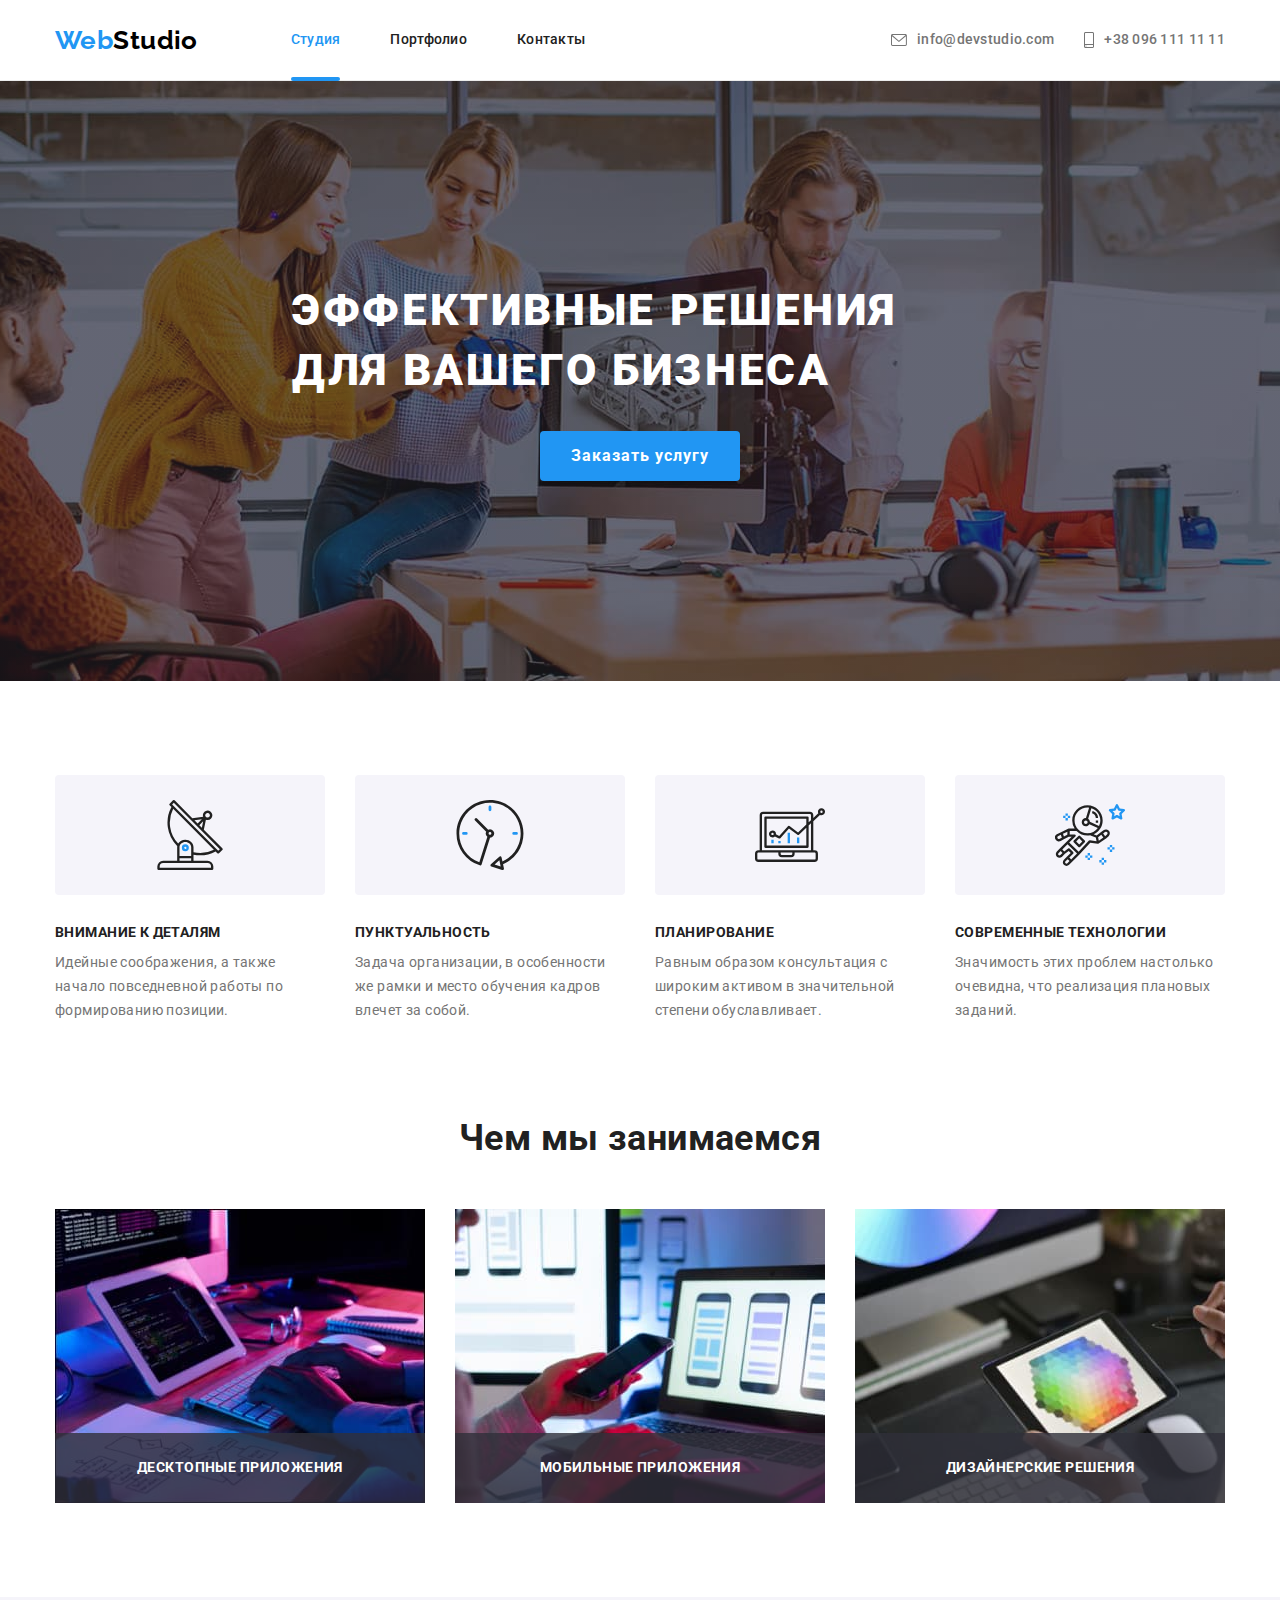
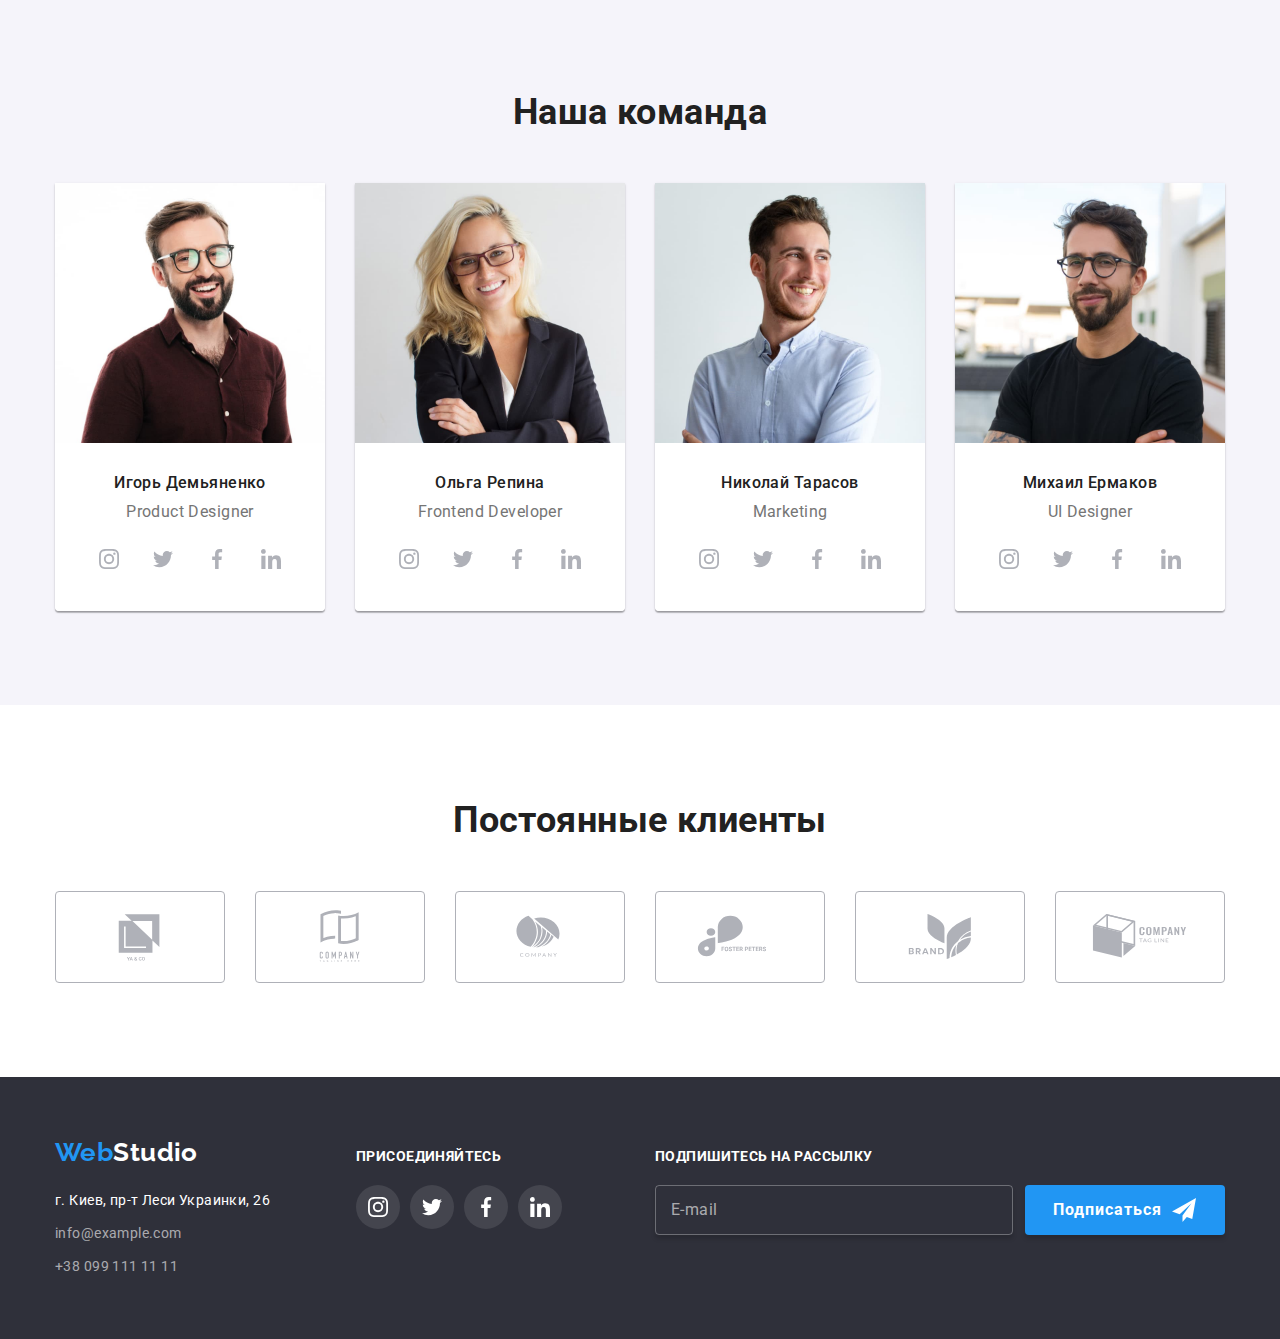
<file: index.html>
<!DOCTYPE html>
<html lang="ru">
  <head>
    <meta charset="UTF-8" />
    <!-- <meta http-equiv="X-UA-Compatible" content="IE=edge"> -->
    <meta name="viewport" content="width=device-width, initial-scale=1.0" />
    <title>Студия</title>
    <link rel="preconnect" href="https://fonts.googleapis.com" />
    <link rel="preconnect" href="https://fonts.gstatic.com" crossorigin />
    <link
      href="https://fonts.googleapis.com/css2?family=Raleway:wght@700&family=Roboto:wght@400;500;700;900&display=swap"
      rel="stylesheet"
    />
    <link
      rel="stylesheet"
      href="https://cdnjs.cloudflare.com/ajax/libs/modern-normalize/1.1.0/modern-normalize.min.css"
    />
    <link rel="stylesheet" href="./css/main.min.css" />
  </head>
  <body>
    <!-- Шапка страницы -->
    <header class="page-header">
      <div class="container page-header__inner">
        <!-- Основная навигация -->
        <nav class="page-header__nav">
          <!-- Логотип компании -->
          <a href="./index.html" class="logo" lang="en">
            <span class="logo--accent">Web</span>Studio
          </a>

          <!-- Ссылки на другие страницы -->
          <ul class="site-nav">
            <li class="site-nav__item">
              <a
                href="./index.html"
                class="site-nav__link site-nav__link--active"
                aria-current="page"
              >
                Студия
              </a>
            </li>
            <li class="site-nav__item">
              <a href="./portfolio.html" class="site-nav__link">Портфолио</a>
            </li>
            <li class="site-nav__item">
              <a href="" class="site-nav__link">Контакты</a>
            </li>
          </ul>
        </nav>

        <!-- Почта и телефон -->
        <ul class="contacts-header">
          <li class="contacts-header__item">
            <a href="mailto:info@devstudio.com" class="contacts-header__link">
              <svg class="contacts-header__icon" width="16" height="12">
                <use href="./images/icons.svg#envelope"></use>
              </svg>
              info@devstudio.com
            </a>
          </li>
          <li class="contacts-header__item">
            <a href="tel:+380961111111" class="contacts-header__link">
              <svg class="contacts-header__icon" width="10" height="16">
                <use href="./images/icons.svg#smartphone"></use>
              </svg>
              +38 096 111 11 11
            </a>
          </li>
        </ul>

        <!-- <a href="mailto:info@devstudio.com">info@devstudio.com</a>
        <a href="tel:+380961111111">+38 096 111 11 11</a> -->
      </div>
    </header>

    <!-- Уникальный контент страницы -->
    <main>
      <!-- Блок-герой -->
      <section class="hero">
        <h1 class="hero__title">Эффективные решения для вашего бизнеса</h1>
        <button class="button" type="button" data-modal-open>
          Заказать услугу
        </button>
      </section>

      <!-- Преимущества -->
      <section class="section">
        <div class="container">
          <h2 class="visually-hidden">Преимущества</h2>

          <ul class="features">
            <li class="features__item">
              <div class="features__thumb">
                <svg class="features__icon">
                  <use href="./images/icons.svg#antenna"></use>
                </svg>
              </div>
              <h3 class="features__title">Внимание к деталям</h3>
              <p class="features__text">
                Идейные соображения, а также начало повседневной работы по
                формированию позиции.
              </p>
            </li>
            <li class="features__item">
              <div class="features__thumb">
                <svg class="features__icon">
                  <use href="./images/icons.svg#clock"></use>
                </svg>
              </div>
              <h3 class="features__title">Пунктуальность</h3>
              <p class="features__text">
                Задача организации, в особенности же рамки и место обучения
                кадров влечет за собой.
              </p>
            </li>
            <li class="features__item">
              <div class="features__thumb">
                <svg class="features__icon">
                  <use href="./images/icons.svg#diagram"></use>
                </svg>
              </div>
              <h3 class="features__title">Планирование</h3>
              <p class="features__text">
                Равным образом консультация с широким активом в значительной
                степени обуславливает.
              </p>
            </li>
            <li class="features__item">
              <div class="features__thumb">
                <svg class="features__icon">
                  <use href="./images/icons.svg#astronaut"></use>
                </svg>
              </div>
              <h3 class="features__title">Современные технологии</h3>
              <p class="features__text">
                Значимость этих проблем настолько очевидна, что реализация
                плановых заданий.
              </p>
            </li>
          </ul>
        </div>
      </section>

      <!-- Чем мы занимаемся -->
      <section class="section section--no-top-padding">
        <div class="container">
          <h2 class="section__title">Чем мы занимаемся</h2>

          <ul class="gallery">
            <li class="gallery__item">
              <img
                src="./images/img-1.jpg"
                alt="Разработчик пишет код"
                width="370"
              /><!-- в идеале указывать height -->
              <div class="gallery__overlay">
                <h3 class="gallery__title">Десктопные приложения</h3>
              </div>
            </li>
            <li class="gallery__item">
              <img
                src="./images/img-2.jpg"
                alt="Разработчик создаёт кроссплатформенный сайт"
                width="370"
              />
              <div class="gallery__overlay">
                <h3 class="gallery__title">Мобильные приложения</h3>
              </div>
            </li>
            <li class="gallery__item">
              <img
                src="./images/img-3.jpg"
                alt="Разработчик выбирает палитру"
                width="370"
              />
              <div class="gallery__overlay">
                <h3 class="gallery__title">Дизайнерские решения</h3>
              </div>
            </li>
          </ul>
        </div>
      </section>

      <!-- Наша команда -->
      <section class="section section--secondary">
        <div class="container">
          <h2 class="section__title">Наша команда</h2>

          <ul class="team-members">
            <li class="team-members__card">
              <img
                src="./images/photo-1.jpg"
                alt="Фото Игоря Демьяненко"
                width="270"
              />
              <div class="team-members__worker">
                <h3 class="team-members__name">Игорь Демьяненко</h3>
                <p class="team-members__position" lang="en">Product Designer</p>

                <!-- Социальные сети -->
                <ul class="social-networks">
                  <li class="social-networks__item">
                    <a
                      href=""
                      class="social-networks__link"
                      aria-label="Ссылка на Instagram"
                    >
                      <svg class="social-networks__icon">
                        <use href="./images/icons.svg#instagram"></use>
                      </svg>
                    </a>
                  </li>
                  <li class="social-networks__item">
                    <a
                      href=""
                      class="social-networks__link"
                      aria-label="Ссылка на Twitter"
                    >
                      <svg class="social-networks__icon">
                        <use href="./images/icons.svg#twitter"></use>
                      </svg>
                    </a>
                  </li>
                  <li class="social-networks__item">
                    <a
                      href=""
                      class="social-networks__link"
                      aria-label="Ссылка на Facebook"
                    >
                      <svg class="social-networks__icon">
                        <use href="./images/icons.svg#facebook"></use>
                      </svg>
                    </a>
                  </li>
                  <li class="social-networks__item">
                    <a
                      href=""
                      class="social-networks__link"
                      aria-label="Ссылка на LinkedIn"
                    >
                      <svg class="social-networks__icon">
                        <use href="./images/icons.svg#linkedin"></use>
                      </svg>
                    </a>
                  </li>
                </ul>
              </div>
            </li>
            <li class="team-members__card">
              <img
                src="./images/photo-2.jpg"
                alt="Фото Ольги Репиной"
                width="270"
              />
              <div class="team-members__worker">
                <h3 class="team-members__name">Ольга Репина</h3>
                <p class="team-members__position" lang="en">
                  Frontend Developer
                </p>

                <!-- Социальные сети -->
                <ul class="social-networks">
                  <li class="social-networks__item">
                    <a
                      href=""
                      class="social-networks__link"
                      aria-label="Ссылка на Instagram"
                    >
                      <svg class="social-networks__icon">
                        <use href="./images/icons.svg#instagram"></use>
                      </svg>
                    </a>
                  </li>
                  <li class="social-networks__item">
                    <a
                      href=""
                      class="social-networks__link"
                      aria-label="Ссылка на Twitter"
                    >
                      <svg class="social-networks__icon">
                        <use href="./images/icons.svg#twitter"></use>
                      </svg>
                    </a>
                  </li>
                  <li class="social-networks__item">
                    <a
                      href=""
                      class="social-networks__link"
                      aria-label="Ссылка на Facebook"
                    >
                      <svg class="social-networks__icon">
                        <use href="./images/icons.svg#facebook"></use>
                      </svg>
                    </a>
                  </li>
                  <li class="social-networks__item">
                    <a
                      href=""
                      class="social-networks__link"
                      aria-label="Ссылка на LinkedIn"
                    >
                      <svg class="social-networks__icon">
                        <use href="./images/icons.svg#linkedin"></use>
                      </svg>
                    </a>
                  </li>
                </ul>
              </div>
            </li>
            <li class="team-members__card">
              <img
                src="./images/photo-3.jpg"
                alt="Фото Николая Тарасова"
                width="270"
              />
              <div class="team-members__worker">
                <h3 class="team-members__name">Николай Тарасов</h3>
                <p class="team-members__position" lang="en">Marketing</p>

                <!-- Социальные сети -->
                <ul class="social-networks">
                  <li class="social-networks__item">
                    <a
                      href=""
                      class="social-networks__link"
                      aria-label="Ссылка на Instagram"
                    >
                      <svg class="social-networks__icon">
                        <use href="./images/icons.svg#instagram"></use>
                      </svg>
                    </a>
                  </li>
                  <li class="social-networks__item">
                    <a
                      href=""
                      class="social-networks__link"
                      aria-label="Ссылка на Twitter"
                    >
                      <svg class="social-networks__icon">
                        <use href="./images/icons.svg#twitter"></use>
                      </svg>
                    </a>
                  </li>
                  <li class="social-networks__item">
                    <a
                      href=""
                      class="social-networks__link"
                      aria-label="Ссылка на Facebook"
                    >
                      <svg class="social-networks__icon">
                        <use href="./images/icons.svg#facebook"></use>
                      </svg>
                    </a>
                  </li>
                  <li class="social-networks__item">
                    <a
                      href=""
                      class="social-networks__link"
                      aria-label="Ссылка на LinkedIn"
                    >
                      <svg class="social-networks__icon">
                        <use href="./images/icons.svg#linkedin"></use>
                      </svg>
                    </a>
                  </li>
                </ul>
              </div>
            </li>
            <li class="team-members__card">
              <img
                src="./images/photo-4.jpg"
                alt="Фото Михаила Ермакова"
                width="270"
              />
              <div class="team-members__worker">
                <h3 class="team-members__name">Михаил Ермаков</h3>
                <p class="team-members__position" lang="en">UI Designer</p>

                <!-- Социальные сети -->
                <ul class="social-networks">
                  <li class="social-networks__item">
                    <a
                      href=""
                      class="social-networks__link"
                      aria-label="Ссылка на Instagram"
                    >
                      <svg class="social-networks__icon">
                        <use href="./images/icons.svg#instagram"></use>
                      </svg>
                    </a>
                  </li>
                  <li class="social-networks__item">
                    <a
                      href=""
                      class="social-networks__link"
                      aria-label="Ссылка на Twitter"
                    >
                      <svg class="social-networks__icon">
                        <use href="./images/icons.svg#twitter"></use>
                      </svg>
                    </a>
                  </li>
                  <li class="social-networks__item">
                    <a
                      href=""
                      class="social-networks__link"
                      aria-label="Ссылка на Facebook"
                    >
                      <svg class="social-networks__icon">
                        <use href="./images/icons.svg#facebook"></use>
                      </svg>
                    </a>
                  </li>
                  <li class="social-networks__item">
                    <a
                      href=""
                      class="social-networks__link"
                      aria-label="Ссылка на LinkedIn"
                    >
                      <svg class="social-networks__icon">
                        <use href="./images/icons.svg#linkedin"></use>
                      </svg>
                    </a>
                  </li>
                </ul>
              </div>
            </li>
          </ul>
        </div>
      </section>

      <!-- Постоянные клиенты -->
      <section class="section">
        <div class="container">
          <h2 class="section__title">Постоянные клиенты</h2>

          <ul class="clients">
            <li class="clients__item">
              <a
                href=""
                class="clients__link"
                aria-label="Ссылка на первого клиента"
              >
                <svg class="clients__icon">
                  <use href="./images/icons.svg#client-1"></use>
                </svg>
              </a>
            </li>
            <li class="clients__item">
              <a
                href=""
                class="clients__link"
                aria-label="Ссылка на второго клиента"
              >
                <svg class="clients__icon">
                  <use href="./images/icons.svg#client-2"></use>
                </svg>
              </a>
            </li>
            <li class="clients__item">
              <a
                href=""
                class="clients__link"
                aria-label="Ссылка на третьего клиента"
              >
                <svg class="clients__icon">
                  <use href="./images/icons.svg#client-3"></use>
                </svg>
              </a>
            </li>
            <li class="clients__item">
              <a
                href=""
                class="clients__link"
                aria-label="Ссылка на четвёртого клиента"
              >
                <svg class="clients__icon">
                  <use href="./images/icons.svg#client-4"></use>
                </svg>
              </a>
            </li>
            <li class="clients__item">
              <a
                href=""
                class="clients__link"
                aria-label="Ссылка на пятого клиента"
              >
                <svg class="clients__icon">
                  <use href="./images/icons.svg#client-5"></use>
                </svg>
              </a>
            </li>
            <li class="clients__item">
              <a
                href=""
                class="clients__link"
                aria-label="Ссылка на шестого клиента"
              >
                <svg class="clients__icon">
                  <use href="./images/icons.svg#client-6"></use>
                </svg>
              </a>
            </li>
          </ul>
        </div>
      </section>
    </main>

    <!-- Подвал страницы -->
    <footer class="page-footer">
      <div class="container page-footer__inner">
        <div class="page-footer__address">
          <!-- Логотип компании -->
          <a href="./index.html" class="logo page-footer__logo" lang="en">
            <span class="logo--accent">Web</span>Studio
          </a>

          <!-- Контактные данные -->
          <address class="address">
            <!-- Адрес -->
            г. Киев, пр-т Леси Украинки, 26

            <!-- Почта и телефон -->
            <ul class="contacts-footer">
              <li class="contacts-footer__item">
                <a href="mailto:info@example.com" class="contacts-footer__link">
                  info@example.com
                </a>
              </li>
              <li class="contacts-footer__item">
                <a href="tel:+380991111111" class="contacts-footer__link">
                  +38 099 111 11 11
                </a>
              </li>
            </ul>
          </address>

          <!-- <address>
            г. Киев, пр-т Леси Украинки, 26 <br>
            <a href="mailto:info@example.com">info@example.com</a>
            <a href="tel:+380991111111">+38 099 111 11 11</a>
          </address> -->
        </div>

        <div class="page-footer__social">
          <b class="page-footer__text">Присоединяйтесь</b>

          <!-- Социальные сети -->
          <ul class="social-networks">
            <li class="social-networks__item">
              <a
                href=""
                class="social-networks__link social-networks__link--follow"
                aria-label="Ссылка на Instagram"
              >
                <svg class="social-networks__icon">
                  <use href="./images/icons.svg#instagram"></use>
                </svg>
              </a>
            </li>
            <li class="social-networks__item">
              <a
                href=""
                class="social-networks__link social-networks__link--follow"
                aria-label="Ссылка на Twitter"
              >
                <svg class="social-networks__icon">
                  <use href="./images/icons.svg#twitter"></use>
                </svg>
              </a>
            </li>
            <li class="social-networks__item">
              <a
                href=""
                class="social-networks__link social-networks__link--follow"
                aria-label="Ссылка на Facebook"
              >
                <svg class="social-networks__icon">
                  <use href="./images/icons.svg#facebook"></use>
                </svg>
              </a>
            </li>
            <li class="social-networks__item">
              <a
                href=""
                class="social-networks__link social-networks__link--follow"
                aria-label="Ссылка на LinkedIn"
              >
                <svg class="social-networks__icon">
                  <use href="./images/icons.svg#linkedin"></use>
                </svg>
              </a>
            </li>
          </ul>
        </div>

        <div class="page-footer__form">
          <b class="page-footer__text">Подпишитесь на рассылку</b>

          <!-- Форма подписки -->
          <form class="subscribe">
            <div class="subscribe__field">
              <input
                type="email"
                class="subscribe__input"
                name="email"
                id="email"
                placeholder=" "
              />
              <label for="email" class="subscribe__label">E-mail</label>
            </div>

            <!-- избавляемся от id -->
            <!-- <label class="subscribe__field">
              <input
                type="email"
                class="subscribe__input"
                name="email"
                placeholder=" "
              />
              <span class="subscribe__label">E-mail</span>
            </label> -->

            <button class="button button--with-icon" type="submit">
              Подписаться
              <svg class="button__icon" width="24" height="24">
                <use href="./images/icons.svg#icon-send"></use>
              </svg>
            </button>
          </form>
        </div>
      </div>
    </footer>

    <!-- Модальное окно -->
    <div class="backdrop backdrop--hidden" data-modal>
      <div class="modal">
        <!-- Форма заявки -->
        <form class="form">
          <b class="form__text">Оставьте свои данные, мы вам перезвоним</b>

          <label class="form__field">
            <span class="form__label">Имя</span>
            <input type="text" class="form__input" name="name" />
            <svg class="form__icon">
              <use href="./images/icons.svg#person"></use>
            </svg>
          </label>

          <label class="form__field">
            <span class="form__label">Телефон</span>
            <input type="tel" class="form__input" name="tel" />
            <svg class="form__icon">
              <use href="./images/icons.svg#phone"></use>
            </svg>
          </label>

          <label class="form__field">
            <span class="form__label">Почта</span>
            <input type="email" class="form__input" name="mail" />
            <svg class="form__icon">
              <use href="./images/icons.svg#email"></use>
            </svg>
          </label>

          <label class="form__field form__field--comment">
            <span class="form__label">Комментарий</span>
            <textarea
              class="form__comment"
              name="comment"
              placeholder="Введите текст"
            ></textarea>
          </label>

          <label class="checkbox">
            <input
              type="checkbox"
              class="checkbox__input visually-hidden"
              name="policy"
            />
            <svg class="checkbox__icon" width="16" height="15">
              <use href="./images/icons.svg#icon-check"></use>
            </svg>
            <span class="checkbox__label">
              Соглашаюсь с рассылкой и принимаю
              <a href="" class="checkbox__link">Условия договора</a>
            </span>
          </label>

          <button class="button button--centered" type="submit">
            Отправить
          </button>
        </form>

        <button class="btn-close" type="button" data-modal-close>
          <svg class="btn-close__icon" width="18" height="18">
            <use href="./images/icons.svg#icon-close"></use>
          </svg>
        </button>
      </div>
    </div>

    <!-- Скрипт для модального окна -->
    <script src="./js/modal.js"></script>
  </body>
</html>
</file>
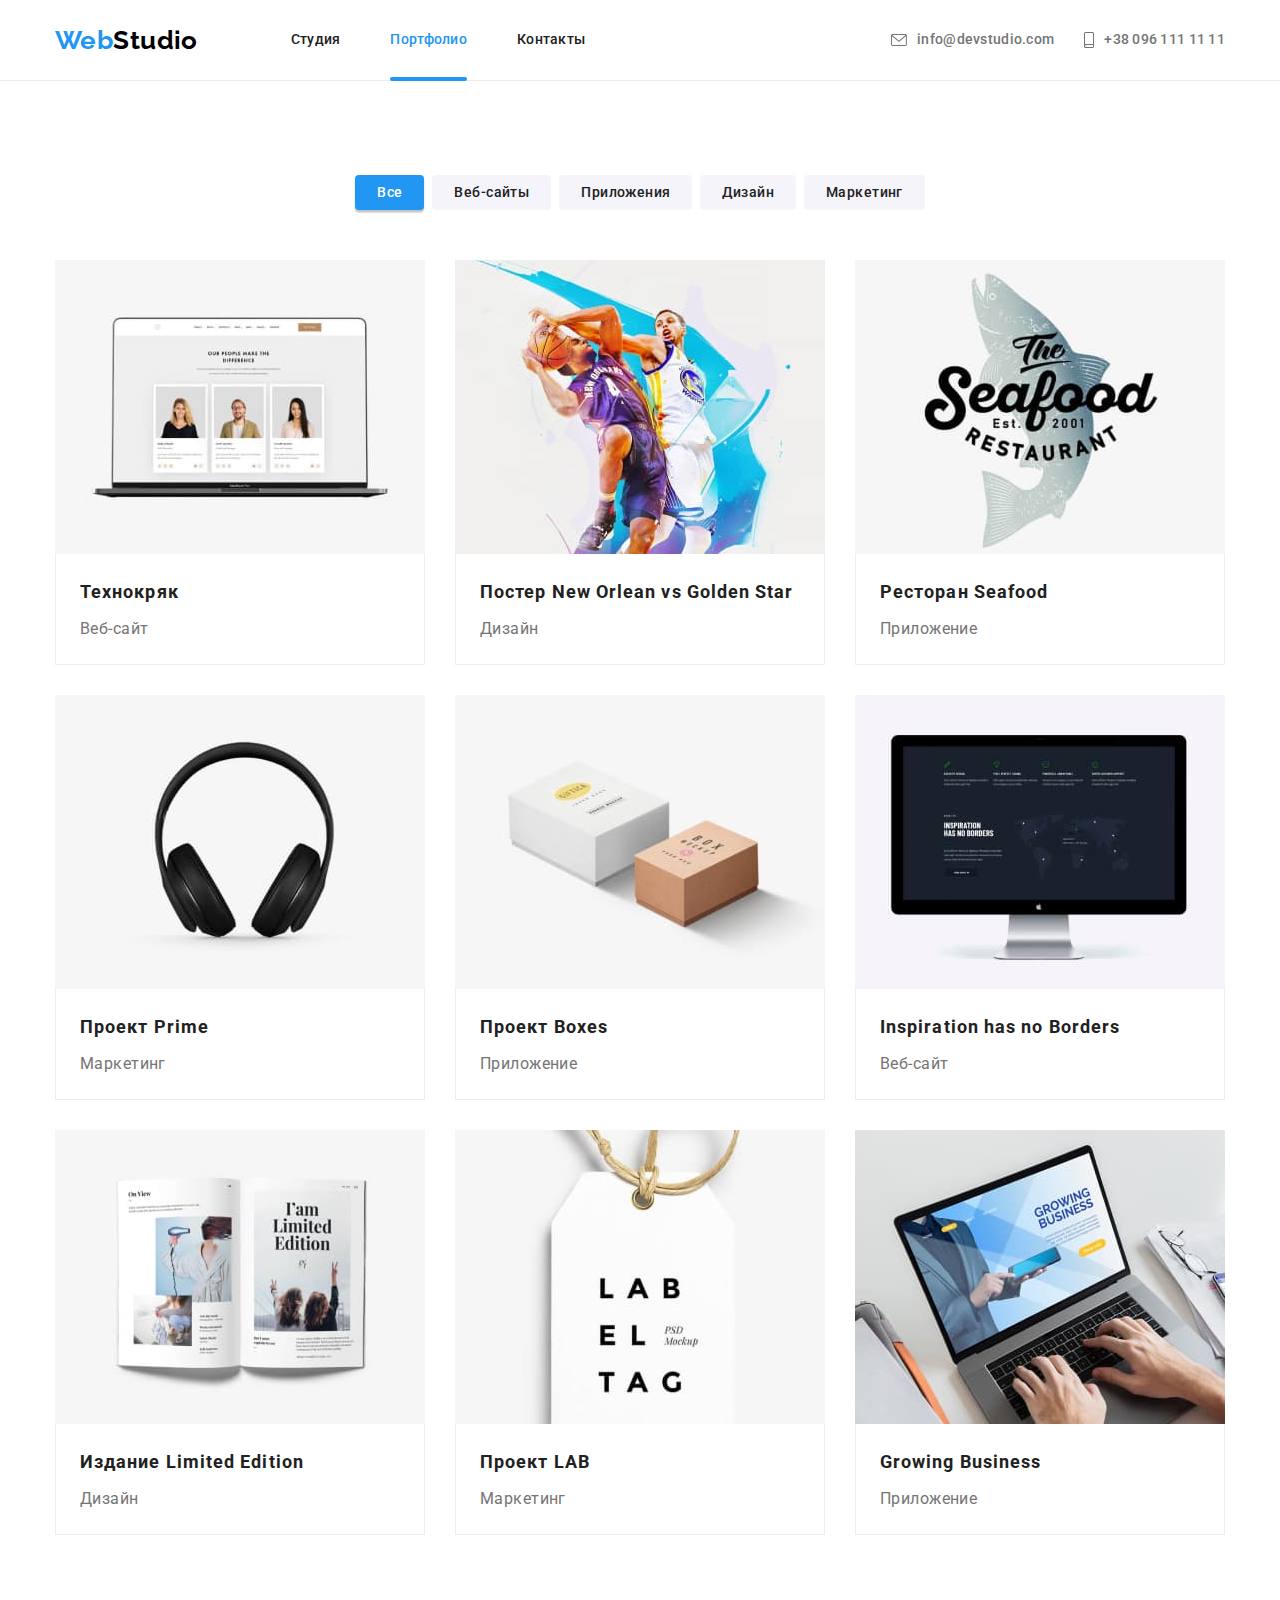
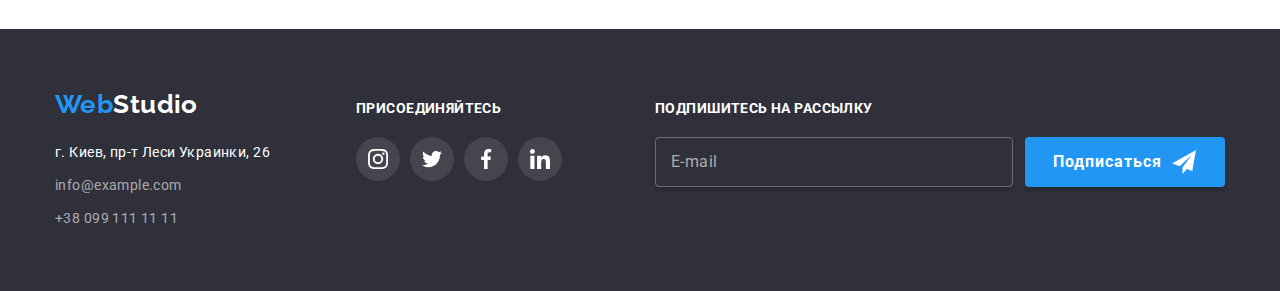
<file: portfolio.html>
<!DOCTYPE html>
<html lang="ru">
  <head>
    <meta charset="UTF-8" />
    <!-- <meta http-equiv="X-UA-Compatible" content="IE=edge"> -->
    <meta name="viewport" content="width=device-width, initial-scale=1.0" />
    <title>Портфолио</title>
    <link rel="preconnect" href="https://fonts.googleapis.com" />
    <link rel="preconnect" href="https://fonts.gstatic.com" crossorigin />
    <link
      href="https://fonts.googleapis.com/css2?family=Raleway:wght@700&family=Roboto:wght@400;500;700;900&display=swap"
      rel="stylesheet"
    />
    <link
      rel="stylesheet"
      href="https://cdnjs.cloudflare.com/ajax/libs/modern-normalize/1.1.0/modern-normalize.min.css"
    />
    <link rel="stylesheet" href="./css/main.min.css" />
  </head>
  <body>
    <!-- Шапка страницы -->
    <header class="page-header">
      <div class="container page-header__inner">
        <!-- Основная навигация -->
        <nav class="page-header__nav">
          <!-- Логотип компании -->
          <a href="./index.html" class="logo" lang="en">
            <span class="logo--accent">Web</span>Studio
          </a>

          <!-- Ссылки на другие страницы -->
          <ul class="site-nav">
            <li class="site-nav__item">
              <a href="./index.html" class="site-nav__link">Студия</a>
            </li>
            <li class="site-nav__item">
              <a
                href="./portfolio.html"
                class="site-nav__link site-nav__link--active"
                aria-current="page"
              >
                Портфолио
              </a>
            </li>
            <li class="site-nav__item">
              <a href="" class="site-nav__link">Контакты</a>
            </li>
          </ul>
        </nav>

        <!-- Почта и телефон -->
        <ul class="contacts-header">
          <li class="contacts-header__item">
            <a href="mailto:info@devstudio.com" class="contacts-header__link">
              <svg class="contacts-header__icon" width="16" height="12">
                <use href="./images/icons.svg#envelope"></use>
              </svg>
              info@devstudio.com
            </a>
          </li>
          <li class="contacts-header__item">
            <a href="tel:+380961111111" class="contacts-header__link">
              <svg class="contacts-header__icon" width="10" height="16">
                <use href="./images/icons.svg#smartphone"></use>
              </svg>
              +38 096 111 11 11
            </a>
          </li>
        </ul>

        <!-- <a href="mailto:info@devstudio.com">info@devstudio.com</a>
        <a href="tel:+380961111111">+38 096 111 11 11</a> -->
      </div>
    </header>

    <!-- Уникальный контент страницы -->
    <main>
      <!-- Наши работы -->
      <section class="section">
        <div class="container">
          <h1 class="visually-hidden">Наши работы</h1>

          <!-- Фильтр -->
          <ul class="filter">
            <li class="filter__item">
              <button
                class="filter__btn filter__btn--current"
                type="button"
                aria-current="true"
              >
                Все
              </button>
            </li>
            <li class="filter__item">
              <button class="filter__btn" type="button">Веб-сайты</button>
            </li>
            <li class="filter__item">
              <button class="filter__btn" type="button">Приложения</button>
            </li>
            <li class="filter__item">
              <button class="filter__btn" type="button">Дизайн</button>
            </li>
            <li class="filter__item">
              <button class="filter__btn" type="button">Маркетинг</button>
            </li>
          </ul>
          <!--можно сверстать без списка,
          ⚠️ ультраграмотно - набором радио-кнопок-->

          <!-- Works -->
          <ul class="works">
            <li class="works__card">
              <a href="" class="works__link">
                <div class="works__thumb">
                  <img
                    src="./images/picture-1.jpg"
                    alt="Сайт на экране ноутбука"
                    width="370"
                  />
                  <div class="works__overlay">
                    <p class="works__description">
                      Ресурс предлагает комплексные предложения с разным уровнем
                      функционала и сервисов. Все это позволит посетителю
                      получить исчерпывающие сведения о компании или частном
                      лице.
                    </p>
                  </div>
                </div>
                <div class="works__content">
                  <h2 class="works__title">Технокряк</h2>
                  <p class="works__type">Веб-сайт</p>
                </div>
              </a>
            </li>
            <li class="works__card">
              <a href="" class="works__link">
                <div class="works__thumb">
                  <img
                    src="./images/picture-2.jpg"
                    alt="Два баскетболиста с мячом"
                    width="370"
                  />
                  <div class="works__overlay">
                    <p class="works__description">
                      Ресурс предлагает комплексные предложения с разным уровнем
                      функционала и сервисов. Все это позволит посетителю
                      получить исчерпывающие сведения о компании или частном
                      лице.
                    </p>
                  </div>
                </div>
                <div class="works__content">
                  <h2 class="works__title">
                    Постер <span lang="en">New Orlean vs Golden Star</span>
                  </h2>
                  <p class="works__type">Дизайн</p>
                </div>
              </a>
            </li>
            <li class="works__card">
              <a href="" class="works__link">
                <div class="works__thumb">
                  <img
                    src="./images/picture-3.jpg"
                    alt="Логотип ресторана"
                    width="370"
                  />
                  <div class="works__overlay">
                    <p class="works__description">
                      Ресурс предлагает комплексные предложения с разным уровнем
                      функционала и сервисов. Все это позволит посетителю
                      получить исчерпывающие сведения о компании или частном
                      лице.
                    </p>
                  </div>
                </div>
                <div class="works__content">
                  <h2 class="works__title">
                    Ресторан <span lang="en">Seafood</span>
                  </h2>
                  <p class="works__type">Приложение</p>
                </div>
              </a>
            </li>
            <li class="works__card">
              <a href="" class="works__link">
                <div class="works__thumb">
                  <img
                    src="./images/picture-4.jpg"
                    alt="Беспроводные наушники"
                    width="370"
                  />
                  <div class="works__overlay">
                    <p class="works__description">
                      Ресурс предлагает комплексные предложения с разным уровнем
                      функционала и сервисов. Все это позволит посетителю
                      получить исчерпывающие сведения о компании или частном
                      лице.
                    </p>
                  </div>
                </div>
                <div class="works__content">
                  <h2 class="works__title">
                    Проект <span lang="en">Prime</span>
                  </h2>
                  <p class="works__type">Маркетинг</p>
                </div>
              </a>
            </li>
            <li class="works__card">
              <a href="" class="works__link">
                <div class="works__thumb">
                  <img
                    src="./images/picture-5.jpg"
                    alt="Две коробки на белом фоне"
                    width="370"
                  />
                  <div class="works__overlay">
                    <p class="works__description">
                      Ресурс предлагает комплексные предложения с разным уровнем
                      функционала и сервисов. Все это позволит посетителю
                      получить исчерпывающие сведения о компании или частном
                      лице.
                    </p>
                  </div>
                </div>
                <div class="works__content">
                  <h2 class="works__title">
                    Проект <span lang="en">Boxes</span>
                  </h2>
                  <p class="works__type">Приложение</p>
                </div>
              </a>
            </li>
            <li class="works__card">
              <a href="" class="works__link">
                <div class="works__thumb">
                  <img
                    src="./images/picture-6.jpg"
                    alt="Сайт на экране монитора"
                    width="370"
                  />
                  <div class="works__overlay">
                    <p class="works__description">
                      Ресурс предлагает комплексные предложения с разным уровнем
                      функционала и сервисов. Все это позволит посетителю
                      получить исчерпывающие сведения о компании или частном
                      лице.
                    </p>
                  </div>
                </div>
                <div class="works__content">
                  <h2 class="works__title" lang="en">
                    Inspiration has no Borders
                  </h2>
                  <p class="works__type">Веб-сайт</p>
                </div>
              </a>
            </li>
            <li class="works__card">
              <a href="" class="works__link">
                <div class="works__thumb">
                  <img
                    src="./images/picture-7.jpg"
                    alt="Открытый глянцевый журнал"
                    width="370"
                  />
                  <div class="works__overlay">
                    <p class="works__description">
                      Ресурс предлагает комплексные предложения с разным уровнем
                      функционала и сервисов. Все это позволит посетителю
                      получить исчерпывающие сведения о компании или частном
                      лице.
                    </p>
                  </div>
                </div>
                <div class="works__content">
                  <h2 class="works__title">
                    Издание <span lang="en">Limited Edition</span>
                  </h2>
                  <p class="works__type">Дизайн</p>
                </div>
              </a>
            </li>
            <li class="works__card">
              <a href="" class="works__link">
                <div class="works__thumb">
                  <img
                    src="./images/picture-8.jpg"
                    alt="Бирка с названием компании"
                    width="370"
                  />
                  <div class="works__overlay">
                    <p class="works__description">
                      Ресурс предлагает комплексные предложения с разным уровнем
                      функционала и сервисов. Все это позволит посетителю
                      получить исчерпывающие сведения о компании или частном
                      лице.
                    </p>
                  </div>
                </div>
                <div class="works__content">
                  <h2 class="works__title">
                    Проект <span lang="en">LAB</span>
                  </h2>
                  <p class="works__type">Маркетинг</p>
                </div>
              </a>
            </li>
            <li class="works__card">
              <a href="" class="works__link">
                <div class="works__thumb">
                  <img
                    src="./images/picture-9.jpg"
                    alt="Человек работает на ноутбуке"
                    width="370"
                  />
                  <div class="works__overlay">
                    <p class="works__description">
                      Ресурс предлагает комплексные предложения с разным уровнем
                      функционала и сервисов. Все это позволит посетителю
                      получить исчерпывающие сведения о компании или частном
                      лице.
                    </p>
                  </div>
                </div>
                <div class="works__content">
                  <h2 class="works__title" lang="en">Growing Business</h2>
                  <p class="works__type">Приложение</p>
                </div>
              </a>
            </li>
          </ul>
        </div>
      </section>
    </main>

    <!-- Подвал страницы -->
    <footer class="page-footer">
      <div class="container page-footer__inner">
        <div class="page-footer__address">
          <!-- Логотип компании -->
          <a href="./index.html" class="logo page-footer__logo" lang="en">
            <span class="logo--accent">Web</span>Studio
          </a>

          <!-- Контактные данные -->
          <address class="address">
            <!-- Адрес -->
            г. Киев, пр-т Леси Украинки, 26

            <!-- Почта и телефон -->
            <ul class="contacts-footer">
              <li class="contacts-footer__item">
                <a href="mailto:info@example.com" class="contacts-footer__link">
                  info@example.com
                </a>
              </li>
              <li class="contacts-footer__item">
                <a href="tel:+380991111111" class="contacts-footer__link">
                  +38 099 111 11 11
                </a>
              </li>
            </ul>
          </address>

          <!-- <address>
            г. Киев, пр-т Леси Украинки, 26 <br>
            <a href="mailto:info@example.com">info@example.com</a>
            <a href="tel:+380991111111">+38 099 111 11 11</a>
          </address> -->
        </div>

        <div class="page-footer__social">
          <b class="page-footer__text">присоединяйтесь</b>

          <!-- Социальные сети -->
          <ul class="social-networks">
            <li class="social-networks__item">
              <a
                href=""
                class="social-networks__link social-networks__link--follow"
                aria-label="Ссылка на Instagram"
              >
                <svg class="social-networks__icon">
                  <use href="./images/icons.svg#instagram"></use>
                </svg>
              </a>
            </li>
            <li class="social-networks__item">
              <a
                href=""
                class="social-networks__link social-networks__link--follow"
                aria-label="Ссылка на Twitter"
              >
                <svg class="social-networks__icon">
                  <use href="./images/icons.svg#twitter"></use>
                </svg>
              </a>
            </li>
            <li class="social-networks__item">
              <a
                href=""
                class="social-networks__link social-networks__link--follow"
                aria-label="Ссылка на Facebook"
              >
                <svg class="social-networks__icon">
                  <use href="./images/icons.svg#facebook"></use>
                </svg>
              </a>
            </li>
            <li class="social-networks__item">
              <a
                href=""
                class="social-networks__link social-networks__link--follow"
                aria-label="Ссылка на LinkedIn"
              >
                <svg class="social-networks__icon">
                  <use href="./images/icons.svg#linkedin"></use>
                </svg>
              </a>
            </li>
          </ul>
        </div>

        <div class="page-footer__form">
          <b class="page-footer__text">Подпишитесь на рассылку</b>

          <!-- Форма подписки -->
          <form class="subscribe">
            <div class="subscribe__field">
              <input
                type="email"
                class="subscribe__input"
                name="email"
                id="email"
                placeholder=" "
              />
              <label for="email" class="subscribe__label">E-mail</label>
            </div>

            <!-- избавляемся от id -->
            <!-- <label class="subscribe__field">
              <input
                type="email"
                class="subscribe__input"
                name="email"
                placeholder=" "
              />
              <span class="subscribe__label">E-mail</span>
            </label> -->

            <button class="button button--with-icon" type="submit">
              Подписаться
              <svg class="button__icon" width="24" height="24">
                <use href="./images/icons.svg#icon-send"></use>
              </svg>
            </button>
          </form>
        </div>
      </div>
    </footer>
  </body>
</html>
</file>
<file: css/main.min.css>
body{background-color:#fff;color:#757575;font-family:"Roboto",sans-serif;font-size:14px;line-height:1.71;letter-spacing:.03em}img{display:block;max-width:100%;height:auto}.works,.filter,.contacts-footer,.clients,.social-networks,.team-members,.gallery,.features,.contacts-header,.site-nav{padding:0;margin:0;list-style:none}.visually-hidden{position:absolute;width:1px;height:1px;margin:-1px;border:0;padding:0;clip:rect(0 0 0 0);overflow:hidden}.container{margin-left:auto;margin-right:auto;width:1200px;padding-left:15px;padding-right:15px}.logo{color:#000;font-family:"Raleway",sans-serif;font-weight:700;font-size:26px;line-height:1.19;text-decoration:none}.logo--accent{color:#2196f3}.page-header{border-bottom:1px solid #ececec}.page-header__inner{display:-webkit-box;display:-ms-flexbox;display:flex}.page-header__nav{display:-webkit-box;display:-ms-flexbox;display:flex;-webkit-box-pack:start;-ms-flex-pack:start;justify-content:flex-start;-webkit-box-align:center;-ms-flex-align:center;align-items:center}.site-nav{display:-webkit-box;display:-ms-flexbox;display:flex;margin-left:93px}.site-nav__item:not(:last-child){margin-right:50px}.site-nav__link{position:relative;display:block;padding-top:32px;padding-bottom:32px;color:#212121;font-weight:500;line-height:1.14;letter-spacing:.02em;text-decoration:none;-webkit-transition:color 250ms cubic-bezier(0.4, 0, 0.2, 1);transition:color 250ms cubic-bezier(0.4, 0, 0.2, 1)}.site-nav__link:hover,.site-nav__link:focus{color:#2196f3}.site-nav__link--active{color:#2196f3}.site-nav__link--active::after{position:absolute;left:0;bottom:-1px;content:"";width:100%;height:4px;background-color:#2196f3;border-radius:2px}.contacts-header{display:-webkit-box;display:-ms-flexbox;display:flex;margin-left:auto}.contacts-header__item:not(:last-child){margin-right:30px}.contacts-header__link{display:-webkit-inline-box;display:-ms-inline-flexbox;display:inline-flex;-webkit-box-pack:start;-ms-flex-pack:start;justify-content:flex-start;-webkit-box-align:center;-ms-flex-align:center;align-items:center;position:relative;padding-top:32px;padding-bottom:32px;color:inherit;fill:currentColor;font-weight:500;line-height:1.14;letter-spacing:.02em;text-decoration:none;-webkit-transition:color 250ms cubic-bezier(0.4, 0, 0.2, 1);transition:color 250ms cubic-bezier(0.4, 0, 0.2, 1)}.contacts-header__link:hover,.contacts-header__link:focus{color:#2196f3}.contacts-header__link::after{position:absolute;left:0;bottom:-1px;content:"";width:100%;height:4px;background-color:#2196f3;border-radius:2px;-webkit-transform:scaleX(0);transform:scaleX(0);-webkit-transform-origin:left;transform-origin:left;-webkit-transition:-webkit-transform 250ms cubic-bezier(0.4, 0, 0.2, 1);transition:-webkit-transform 250ms cubic-bezier(0.4, 0, 0.2, 1);transition:transform 250ms cubic-bezier(0.4, 0, 0.2, 1);transition:transform 250ms cubic-bezier(0.4, 0, 0.2, 1), -webkit-transform 250ms cubic-bezier(0.4, 0, 0.2, 1)}.contacts-header__link:hover::after,.contacts-header__link:focus::after{-webkit-transform:scaleX(1);transform:scaleX(1)}.contacts-header__icon{margin-right:10px}.hero{display:-webkit-box;display:-ms-flexbox;display:flex;-webkit-box-pack:center;-ms-flex-pack:center;justify-content:center;-webkit-box-align:center;-ms-flex-align:center;align-items:center;-webkit-box-orient:vertical;-webkit-box-direction:normal;-ms-flex-direction:column;flex-direction:column;max-width:1600px;height:600px;margin-left:auto;margin-right:auto;background-color:#c4c4c4;background-image:-webkit-gradient(linear, left top, left bottom, from(rgba(47, 48, 58, 0.4)), to(rgba(47, 48, 58, 0.4))),url("../images/hero-bg.jpg");background-image:linear-gradient(rgba(47, 48, 58, 0.4), rgba(47, 48, 58, 0.4)),url("../images/hero-bg.jpg");background-repeat:no-repeat;background-position:center;background-size:cover}.hero__title{width:696px;margin-top:0;margin-bottom:30px;color:#fff;font-weight:900;font-size:44px;line-height:1.36;letter-spacing:.06em;text-transform:uppercase}.button{border-radius:4px;border:0;padding:10px 28px;min-width:200px;color:#fff;background-color:#2196f3;-webkit-box-shadow:0px 4px 4px rgba(0,0,0,.15);box-shadow:0px 4px 4px rgba(0,0,0,.15);font-weight:700;font-size:16px;line-height:1.88;letter-spacing:.06em;cursor:pointer;-webkit-transition:background-color 250ms cubic-bezier(0.4, 0, 0.2, 1);transition:background-color 250ms cubic-bezier(0.4, 0, 0.2, 1)}.button:hover,.button:focus{background-color:#188ce8}.button--with-icon{display:-webkit-inline-box;display:-ms-inline-flexbox;display:inline-flex;-webkit-box-pack:start;-ms-flex-pack:start;justify-content:flex-start;-webkit-box-align:center;-ms-flex-align:center;align-items:center}.button--centered{display:block;margin-left:auto;margin-right:auto}.button__icon{margin-left:10px}.section{padding-top:94px;padding-bottom:94px}.section--no-top-padding{padding-top:0}.section--secondary{background-color:#f5f4fa}.section__title{margin-top:0;margin-bottom:50px;color:#212121;font-size:36px;line-height:1.17;text-align:center}.features{display:-webkit-box;display:-ms-flexbox;display:flex}.features__item{width:270px;margin-right:30px}.features__item:last-child{margin-right:0}.features__thumb{display:-webkit-box;display:-ms-flexbox;display:flex;-webkit-box-pack:center;-ms-flex-pack:center;justify-content:center;-webkit-box-align:center;-ms-flex-align:center;align-items:center;height:120px;margin-bottom:30px;background-color:#f5f4fa;border-radius:4px}.features__icon{width:70px;height:70px}.features__title{margin-top:0;margin-bottom:10px;color:#212121;font-size:14px;line-height:1.14;text-transform:uppercase}.features__text{margin-top:0;margin-bottom:0}.gallery{display:-webkit-box;display:-ms-flexbox;display:flex;-webkit-box-pack:justify;-ms-flex-pack:justify;justify-content:space-between;-webkit-box-align:stretch;-ms-flex-align:stretch;align-items:stretch}.gallery__item{position:relative;width:370px}.gallery__overlay{position:absolute;left:0;bottom:0;padding-top:27px;padding-bottom:27px;width:100%;height:70px;background-color:rgba(47,48,58,.8)}.gallery__title{margin-top:0;margin-bottom:0;color:#fff;font-size:14px;line-height:1.14;text-align:center;text-transform:uppercase}.team-members{display:-webkit-box;display:-ms-flexbox;display:flex}.team-members__card{width:270px;margin-right:30px;-webkit-box-shadow:0px 1px 3px rgba(0,0,0,.12),0px 1px 1px rgba(0,0,0,.14),0px 2px 1px rgba(0,0,0,.2);box-shadow:0px 1px 3px rgba(0,0,0,.12),0px 1px 1px rgba(0,0,0,.14),0px 2px 1px rgba(0,0,0,.2);border-bottom-left-radius:4px;border-bottom-right-radius:4px;overflow:hidden}.team-members__card:last-child{margin-right:0}.team-members__worker{padding-top:30px;padding-bottom:30px;background-color:#fff;text-align:center}.team-members__name{margin-bottom:10px;color:#212121;font-weight:500}.team-members__position{margin-bottom:16px}.team-members__name,.team-members__position{margin-top:0;font-size:16px;line-height:1.19}.social-networks{display:-webkit-inline-box;display:-ms-inline-flexbox;display:inline-flex}.social-networks__item:not(:last-child){margin-right:10px}.social-networks__link{display:-webkit-box;display:-ms-flexbox;display:flex;-webkit-box-pack:center;-ms-flex-pack:center;justify-content:center;-webkit-box-align:center;-ms-flex-align:center;align-items:center;width:44px;height:44px;color:#afb1b8;border-radius:50%;-webkit-transition:color 250ms cubic-bezier(0.4, 0, 0.2, 1),background-color 250ms cubic-bezier(0.4, 0, 0.2, 1);transition:color 250ms cubic-bezier(0.4, 0, 0.2, 1),background-color 250ms cubic-bezier(0.4, 0, 0.2, 1)}.social-networks__link--follow{color:#fff;background-color:rgba(255,255,255,.1)}.social-networks__link:hover,.social-networks__link:focus{color:#fff;background-color:#2196f3}.social-networks__icon{width:20px;height:20px;fill:currentColor}.clients{display:-webkit-box;display:-ms-flexbox;display:flex}.clients__item:not(:last-child){margin-right:30px}.clients__link{display:-webkit-box;display:-ms-flexbox;display:flex;-webkit-box-pack:center;-ms-flex-pack:center;justify-content:center;-webkit-box-align:center;-ms-flex-align:center;align-items:center;width:170px;height:92px;color:#afb1b8;border:1px solid #afb1b8;border-radius:4px;-webkit-transition:color 250ms cubic-bezier(0.4, 0, 0.2, 1),border-color 250ms cubic-bezier(0.4, 0, 0.2, 1);transition:color 250ms cubic-bezier(0.4, 0, 0.2, 1),border-color 250ms cubic-bezier(0.4, 0, 0.2, 1)}.clients__link:hover,.clients__link:focus{color:#2196f3;border-color:#2196f3}.clients__icon{width:106px;height:60px;fill:currentColor}.page-footer{padding-top:60px;padding-bottom:60px;background-color:#2f303a}.page-footer__inner{display:-webkit-box;display:-ms-flexbox;display:flex;-webkit-box-pack:start;-ms-flex-pack:start;justify-content:flex-start;-webkit-box-align:baseline;-ms-flex-align:baseline;align-items:baseline}.page-footer__address{width:231px}.page-footer__logo{color:#fff}.page-footer__social{width:206px;margin-left:70px}.page-footer__text{display:block;margin-bottom:20px;color:#fff;line-height:1.14;text-transform:uppercase}.page-footer__form{width:570px;margin-left:auto}.address{margin-top:20px;color:#fff;font-style:normal}.contacts-footer{margin-top:9px}.contacts-footer__item:not(:last-child){margin-bottom:9px}.contacts-footer__link{color:rgba(255,255,255,.6);text-decoration:none}.subscribe{display:-webkit-box;display:-ms-flexbox;display:flex}.subscribe__field{position:relative;width:358px;margin-right:12px;font-size:16px;line-height:1.25}.subscribe__input{width:100%;padding:14px 16px;color:#fff;background-color:rgba(0,0,0,0);border:1px solid rgba(255,255,255,.3);-webkit-box-shadow:0px 4px 4px rgba(0,0,0,.15);box-shadow:0px 4px 4px rgba(0,0,0,.15);border-radius:4px;line-height:inherit;letter-spacing:inherit}.subscribe__label{position:absolute;top:50%;left:16px;-webkit-transform:translateY(-50%);transform:translateY(-50%);color:rgba(255,255,255,.6);-webkit-transition:-webkit-transform 250ms cubic-bezier(0.4, 0, 0.2, 1);transition:-webkit-transform 250ms cubic-bezier(0.4, 0, 0.2, 1);transition:transform 250ms cubic-bezier(0.4, 0, 0.2, 1);transition:transform 250ms cubic-bezier(0.4, 0, 0.2, 1), -webkit-transform 250ms cubic-bezier(0.4, 0, 0.2, 1)}.subscribe__input:not(:-moz-placeholder-shown)+.subscribe__label{transform:translate(-65px, -50%)}.subscribe__input:not(:-ms-input-placeholder)+.subscribe__label{transform:translate(-65px, -50%)}.subscribe__input:focus+.subscribe__label,.subscribe__input:not(:placeholder-shown)+.subscribe__label{-webkit-transform:translate(-65px, -50%);transform:translate(-65px, -50%)}.backdrop{position:fixed;top:0;left:0;width:100%;height:100%;background-color:rgba(0,0,0,.2);visibility:visible;opacity:1;-webkit-transition:visibility 250ms cubic-bezier(0.4, 0, 0.2, 1),opacity 250ms cubic-bezier(0.4, 0, 0.2, 1);transition:visibility 250ms cubic-bezier(0.4, 0, 0.2, 1),opacity 250ms cubic-bezier(0.4, 0, 0.2, 1)}.backdrop--hidden{visibility:hidden;opacity:0;pointer-events:none}.modal{position:absolute;top:50%;left:50%;min-width:528px;min-height:581px;background-color:#fff;-webkit-box-shadow:0px 1px 3px rgba(0,0,0,.12),0px 1px 1px rgba(0,0,0,.14),0px 2px 1px rgba(0,0,0,.2);box-shadow:0px 1px 3px rgba(0,0,0,.12),0px 1px 1px rgba(0,0,0,.14),0px 2px 1px rgba(0,0,0,.2);border-radius:4px;-webkit-transform:translate(-50%, -50%) scale(1);transform:translate(-50%, -50%) scale(1);-webkit-transition:-webkit-transform 250ms cubic-bezier(0.4, 0, 0.2, 1);transition:-webkit-transform 250ms cubic-bezier(0.4, 0, 0.2, 1);transition:transform 250ms cubic-bezier(0.4, 0, 0.2, 1);transition:transform 250ms cubic-bezier(0.4, 0, 0.2, 1), -webkit-transform 250ms cubic-bezier(0.4, 0, 0.2, 1)}.backdrop--hidden .modal{-webkit-transform:translate(-50%, -50%) scale(1.1);transform:translate(-50%, -50%) scale(1.1)}.form{padding:40px}.form__text{display:block;margin-bottom:12px;color:#212121;font-size:20px;line-height:1.15;text-align:center}.form__field{position:relative;display:block;margin-bottom:10px;font-size:12px;line-height:1.17;letter-spacing:.01em}.form__field--comment{margin-bottom:20px}.form__input{padding:12px 16px;padding-left:42px}.form__icon{position:absolute;left:12px;bottom:11px;width:18px;height:18px;-webkit-transition:fill 250ms cubic-bezier(0.4, 0, 0.2, 1);transition:fill 250ms cubic-bezier(0.4, 0, 0.2, 1)}.form__input:focus+.form__icon{fill:#2196f3}.form__comment{resize:none;height:120px;padding:12px 16px}.form__input,.form__comment{width:100%;margin-top:4px;border:1px solid rgba(33,33,33,.2);border-radius:4px;line-height:inherit;letter-spacing:inherit;-webkit-transition:border-color 250ms cubic-bezier(0.4, 0, 0.2, 1);transition:border-color 250ms cubic-bezier(0.4, 0, 0.2, 1)}.form__input:focus,.form__comment:focus{outline:none;border-color:#2196f3}.form__policy{display:block;margin-bottom:30px}.checkbox{display:-webkit-box;display:-ms-flexbox;display:flex;-webkit-box-pack:center;-ms-flex-pack:center;justify-content:center;-webkit-box-align:center;-ms-flex-align:center;align-items:center;margin-bottom:30px}.checkbox__icon{margin-right:8px;border:2px solid #212121;border-radius:2px;fill:rgba(0,0,0,0)}.checkbox__input:checked+.checkbox__icon{border:none;background-color:#2196f3;fill:#fff}.checkbox__link{color:#2196f3}.btn-close{position:absolute;top:8px;right:8px;display:-webkit-box;display:-ms-flexbox;display:flex;-webkit-box-pack:center;-ms-flex-pack:center;justify-content:center;-webkit-box-align:center;-ms-flex-align:center;align-items:center;width:30px;height:30px;padding:0;color:#000;background-color:#fff;border:1px solid rgba(0,0,0,.1);border-radius:50%;cursor:pointer;-webkit-transition:color 250ms cubic-bezier(0.4, 0, 0.2, 1);transition:color 250ms cubic-bezier(0.4, 0, 0.2, 1)}.btn-close:hover,.btn-close:focus{color:#2196f3}.btn-close__icon{fill:currentColor}.filter{display:-webkit-box;display:-ms-flexbox;display:flex;-webkit-box-pack:center;-ms-flex-pack:center;justify-content:center;-webkit-box-align:stretch;-ms-flex-align:stretch;align-items:stretch;margin-bottom:50px}.filter__item:not(:last-child){margin-right:8px}.filter__btn{border-radius:4px;border:0;padding:6px 22px;color:#212121;background-color:#f5f4fa;font-weight:500;line-height:1.63;letter-spacing:.03em;cursor:pointer;-webkit-transition:color 250ms cubic-bezier(0.4, 0, 0.2, 1),background-color 250ms cubic-bezier(0.4, 0, 0.2, 1),-webkit-box-shadow 250ms cubic-bezier(0.4, 0, 0.2, 1);transition:color 250ms cubic-bezier(0.4, 0, 0.2, 1),background-color 250ms cubic-bezier(0.4, 0, 0.2, 1),-webkit-box-shadow 250ms cubic-bezier(0.4, 0, 0.2, 1);transition:color 250ms cubic-bezier(0.4, 0, 0.2, 1),background-color 250ms cubic-bezier(0.4, 0, 0.2, 1),box-shadow 250ms cubic-bezier(0.4, 0, 0.2, 1);transition:color 250ms cubic-bezier(0.4, 0, 0.2, 1),background-color 250ms cubic-bezier(0.4, 0, 0.2, 1),box-shadow 250ms cubic-bezier(0.4, 0, 0.2, 1),-webkit-box-shadow 250ms cubic-bezier(0.4, 0, 0.2, 1)}.filter__btn--current,.filter__btn:hover,.filter__btn:focus{color:#fff;background-color:#2196f3;-webkit-box-shadow:0px 3px 1px rgba(0,0,0,.1),0px 1px 2px rgba(0,0,0,.08),0px 2px 2px rgba(0,0,0,.12);box-shadow:0px 3px 1px rgba(0,0,0,.1),0px 1px 2px rgba(0,0,0,.08),0px 2px 2px rgba(0,0,0,.12)}.works{display:-webkit-box;display:-ms-flexbox;display:flex;-ms-flex-wrap:wrap;flex-wrap:wrap;margin:-15px}.works__card{width:370px;margin:15px}.works__link{display:block;color:inherit;text-decoration:none;-webkit-transition:-webkit-box-shadow 250ms cubic-bezier(0.4, 0, 0.2, 1);transition:-webkit-box-shadow 250ms cubic-bezier(0.4, 0, 0.2, 1);transition:box-shadow 250ms cubic-bezier(0.4, 0, 0.2, 1);transition:box-shadow 250ms cubic-bezier(0.4, 0, 0.2, 1), -webkit-box-shadow 250ms cubic-bezier(0.4, 0, 0.2, 1)}.works__link:hover,.works__link:focus{-webkit-box-shadow:0px 1px 1px rgba(0,0,0,.12),0px 4px 4px rgba(0,0,0,.06),1px 4px 6px rgba(0,0,0,.16);box-shadow:0px 1px 1px rgba(0,0,0,.12),0px 4px 4px rgba(0,0,0,.06),1px 4px 6px rgba(0,0,0,.16)}.works__thumb{position:relative;overflow:hidden}.works__overlay{position:absolute;top:0;left:0;width:100%;height:100%;padding:63px 24px;background-color:rgba(33,150,243,.9);-webkit-transform:translateY(100%);transform:translateY(100%);-webkit-transition:-webkit-transform 250ms cubic-bezier(0.4, 0, 0.2, 1);transition:-webkit-transform 250ms cubic-bezier(0.4, 0, 0.2, 1);transition:transform 250ms cubic-bezier(0.4, 0, 0.2, 1);transition:transform 250ms cubic-bezier(0.4, 0, 0.2, 1), -webkit-transform 250ms cubic-bezier(0.4, 0, 0.2, 1)}.works__link:hover .works__overlay,.works__link:focus .works__overlay{-webkit-transform:translateY(0);transform:translateY(0)}.works__description{margin-top:0;margin-bottom:0;color:#fff;font-size:18px;line-height:1.56}.works__content{padding-top:20px;padding-bottom:20px;padding-left:24px;padding-right:24px;background-color:#fff;border:1px solid #eee;border-top:none}.works__title{margin-top:0;margin-bottom:4px;color:#212121;font-size:18px;line-height:2;letter-spacing:.06em}.works__type{margin-top:0;margin-bottom:0;font-size:16px;line-height:1.88}/*# sourceMappingURL=main.min.css.map */
</file>
